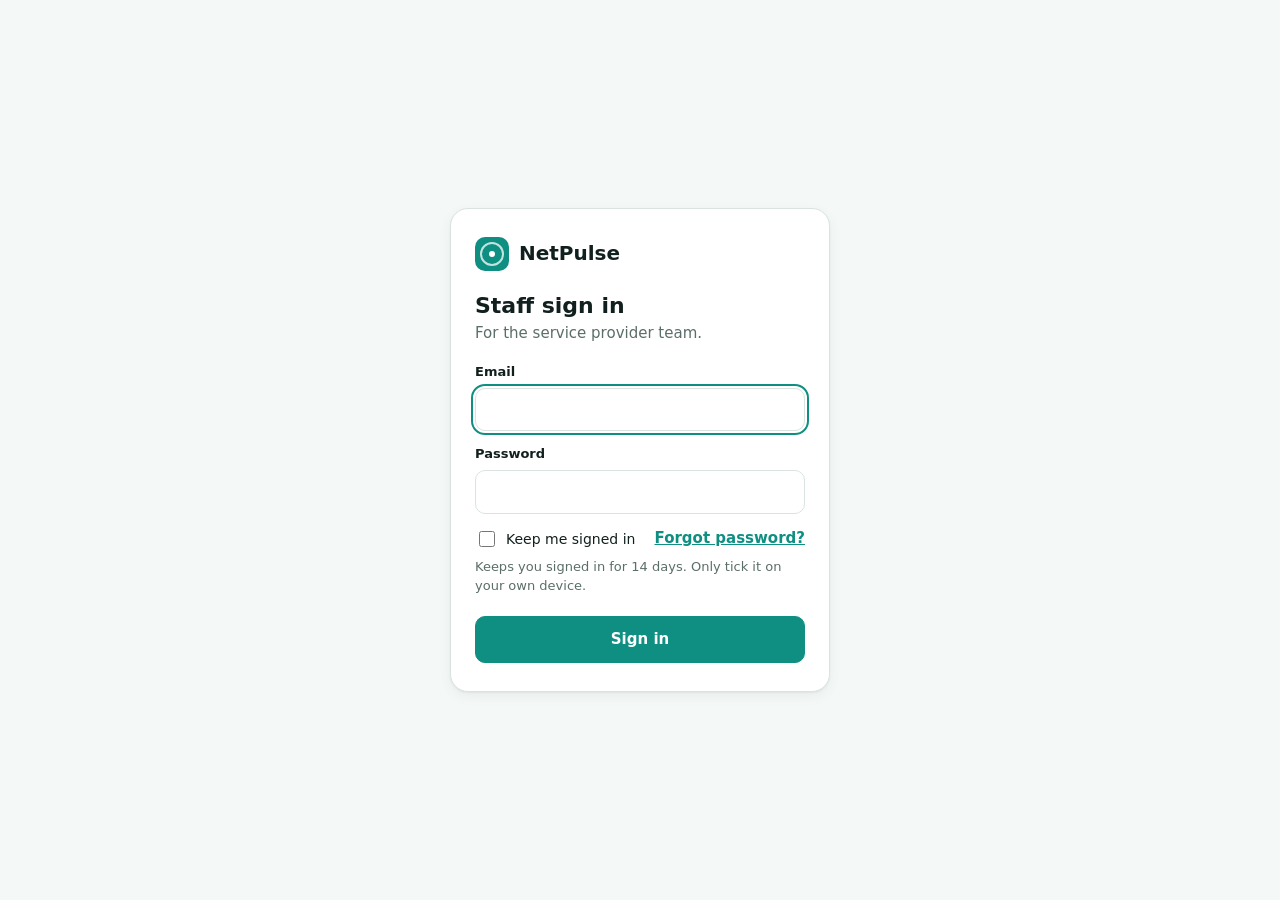
<file: API Server/staff_portal/index.html>
<!doctype html>
<html lang="en">
<head>
  <meta charset="utf-8">
  <meta name="viewport" content="width=device-width, initial-scale=1">
  <meta name="color-scheme" content="light dark">
  <title>NetPulse Staff</title>
  <link rel="icon" href="data:,">
  <link rel="stylesheet" href="style.css">
</head>
<body>
  <div id="app"></div>
  <noscript>The staff dashboard needs JavaScript.</noscript>
  <script src="ops.js"></script>
  <script src="app.js"></script>
</body>
</html>
</file>
<file: API Server/staff_portal/style.css>
:root {
  --bg: #f4f8f7;
  --surface: #ffffff;
  --surface-2: #eef4f2;
  --text: #11201e;
  --muted: #5b6e6a;
  --line: #d9e4e1;
  --brand: #0f8f82;
  --brand-ink: #ffffff;
  --brand-soft: #dcf2ee;
  --good: #15803d;
  --good-soft: #def5e6;
  --warn: #b45309;
  --warn-soft: #fdeed7;
  --bad: #b42318;
  --bad-soft: #fde4e1;
  --shadow: 0 1px 2px rgba(10, 40, 36, .06), 0 4px 14px rgba(10, 40, 36, .05);
  --radius: 14px;
}
@media (prefers-color-scheme: dark) {
  :root {
    --bg: #07100f;
    --surface: #0e1a18;
    --surface-2: #14241f;
    --text: #e6f1ee;
    --muted: #8fa5a0;
    --line: #223632;
    --brand: #2bb5a5;
    --brand-ink: #04201c;
    --brand-soft: #123b36;
    --good: #5fd08a;
    --good-soft: #12301f;
    --warn: #f0b05a;
    --warn-soft: #3a2a10;
    --bad: #ff8b7d;
    --bad-soft: #3d1713;
    --shadow: none;
  }
}
* { box-sizing: border-box; }
html { -webkit-text-size-adjust: 100%; }
body {
  margin: 0;
  background: var(--bg);
  color: var(--text);
  font: 15px/1.45 system-ui, -apple-system, "Segoe UI", Roboto, sans-serif;
}
button, input, select, textarea { font: inherit; color: inherit; }
h1, h2, h3 { margin: 0; line-height: 1.2; }
.hidden { display: none !important; }

/* ---------- sign in ---------- */
.login-wrap { min-height: 100vh; display: grid; place-items: center; padding: 24px 16px; }
.login-card {
  width: 100%; max-width: 380px; background: var(--surface); border: 1px solid var(--line);
  border-radius: 18px; padding: 28px 24px; box-shadow: var(--shadow);
}
.brand { display: flex; align-items: center; gap: 10px; font-weight: 800; font-size: 20px; }
.brand-mark {
  width: 34px; height: 34px; border-radius: 10px; background: var(--brand); display: grid; place-items: center;
}
.brand-mark::before, .brand-mark::after { content: ""; grid-area: 1 / 1; border-radius: 50%; }
.brand-mark::before { width: 20px; height: 20px; border: 2px solid rgba(255, 255, 255, .75); }
.brand-mark::after { width: 6px; height: 6px; background: #fff; }
.login-card h1 { font-size: 22px; margin: 22px 0 4px; }
.login-card p { margin: 0 0 18px; color: var(--muted); }

/* ---------- forms and buttons ---------- */
label { display: block; font-weight: 600; font-size: 13px; margin: 14px 0 6px; }
input, select, textarea {
  width: 100%; padding: 10px 12px; border: 1px solid var(--line); border-radius: 10px; background: var(--surface);
}
textarea { resize: vertical; min-height: 64px; }
input:focus-visible, select:focus-visible, textarea:focus-visible, button:focus-visible, a:focus-visible {
  outline: 2px solid var(--brand); outline-offset: 2px;
}
.btn {
  display: inline-flex; align-items: center; justify-content: center; gap: 6px; border: 1px solid var(--line);
  background: var(--surface); padding: 9px 16px; border-radius: 10px; font-weight: 600; cursor: pointer;
}
.btn:hover { background: var(--surface-2); }
.btn:disabled { opacity: .55; cursor: default; }
.btn.primary { background: var(--brand); border-color: var(--brand); color: var(--brand-ink); }
.btn.primary:hover { filter: brightness(1.06); }
.btn.danger { color: var(--bad); border-color: var(--bad); }
.btn.danger.solid { background: var(--bad); color: #fff; }
.btn.small { padding: 5px 10px; font-size: 13px; }
.btn.block { width: 100%; margin-top: 20px; padding: 12px; }
.error { color: var(--bad); background: var(--bad-soft); padding: 10px 12px; border-radius: 10px; margin-top: 14px; }

/* ---------- layout ---------- */
.topbar {
  position: sticky; top: 0; z-index: 5; background: var(--surface); border-bottom: 1px solid var(--line);
}
.topbar-inner {
  max-width: 1040px; margin: 0 auto; padding: 10px 16px; display: flex; align-items: center; gap: 16px;
  flex-wrap: wrap;
}
.nav { display: flex; gap: 4px; flex: 1; flex-wrap: wrap; }
.nav button {
  border: 0; background: none; padding: 8px 12px; border-radius: 10px; font-weight: 600; color: var(--muted);
  cursor: pointer; display: inline-flex; align-items: center; gap: 8px;
}
.nav button:hover { background: var(--surface-2); }
.nav button.active { background: var(--brand-soft); color: var(--text); }
.badge {
  background: var(--brand); color: var(--brand-ink); border-radius: 999px; padding: 1px 8px; font-size: 12px;
  font-weight: 700; min-width: 20px; text-align: center;
}
.who { display: flex; align-items: center; gap: 10px; color: var(--muted); font-size: 13px; }
.who strong { color: var(--text); }
main { max-width: 1040px; margin: 0 auto; padding: 20px 16px 60px; }
.page-title { display: flex; align-items: baseline; justify-content: space-between; gap: 12px; margin-bottom: 14px; flex-wrap: wrap; }
.page-title h2 { font-size: 22px; }
.muted { color: var(--muted); }
.seg { display: inline-flex; background: var(--surface-2); border-radius: 12px; padding: 3px; gap: 2px; flex-wrap: wrap; }
.seg button {
  border: 0; background: none; padding: 7px 14px; border-radius: 9px; font-weight: 600; color: var(--muted); cursor: pointer;
}
.seg button.active { background: var(--surface); color: var(--text); box-shadow: var(--shadow); }

/* ---------- request cards ---------- */
.card {
  background: var(--surface); border: 1px solid var(--line); border-radius: var(--radius); padding: 16px;
  margin-bottom: 14px; box-shadow: var(--shadow);
}
.card-head { display: flex; justify-content: space-between; gap: 12px; flex-wrap: wrap; align-items: baseline; }
.card-head h3 { font-size: 17px; }
.cols { display: grid; grid-template-columns: 1fr 1fr; gap: 12px; margin: 14px 0; }
@media (max-width: 640px) { .cols { grid-template-columns: 1fr; } }
.box { background: var(--surface-2); border-radius: 12px; padding: 12px 14px; }
.box h4 { margin: 0 0 8px; font-size: 12px; letter-spacing: .05em; text-transform: uppercase; color: var(--muted); }
.row { display: flex; justify-content: space-between; gap: 12px; padding: 3px 0; }
.row span:first-child { color: var(--muted); flex: none; }
.row span:last-child { text-align: right; overflow-wrap: anywhere; }
.chips { display: flex; flex-wrap: wrap; gap: 8px; margin-bottom: 12px; }
.chip { padding: 4px 10px; border-radius: 999px; font-size: 13px; font-weight: 600; }
.chip.good { background: var(--good-soft); color: var(--good); }
.chip.warn { background: var(--warn-soft); color: var(--warn); }
.chip.bad { background: var(--bad-soft); color: var(--bad); }
.actions { display: flex; gap: 10px; flex-wrap: wrap; align-items: center; }
.decline-form { margin-top: 12px; }
.decided { color: var(--muted); font-size: 13px; margin-top: 4px; }
.empty { text-align: center; color: var(--muted); padding: 48px 16px; background: var(--surface); border: 1px dashed var(--line); border-radius: var(--radius); }

/* ---------- tables ---------- */
.table-wrap { background: var(--surface); border: 1px solid var(--line); border-radius: var(--radius); overflow-x: auto; }
table { width: 100%; border-collapse: collapse; min-width: 560px; }
th, td { text-align: left; padding: 11px 14px; border-bottom: 1px solid var(--line); vertical-align: middle; }
th { font-size: 12px; letter-spacing: .05em; text-transform: uppercase; color: var(--muted); }
tr:last-child td { border-bottom: 0; }
.panel { background: var(--surface); border: 1px solid var(--line); border-radius: var(--radius); padding: 16px; margin-bottom: 16px; max-width: 520px; }
.panel h3 { font-size: 16px; margin-bottom: 4px; }
.form-grid { display: grid; grid-template-columns: 1fr 1fr; gap: 0 12px; }
@media (max-width: 520px) { .form-grid { grid-template-columns: 1fr; } }
.inline { display: flex; gap: 8px; align-items: center; flex-wrap: wrap; }
.inline input { width: 190px; }

/* ---------- toast ---------- */
#toast {
  position: fixed; left: 50%; bottom: 20px; transform: translateX(-50%); background: var(--text); color: var(--bg);
  padding: 10px 16px; border-radius: 12px; font-weight: 600; opacity: 0; pointer-events: none; transition: opacity .2s;
  max-width: calc(100% - 32px); z-index: 20;
}
#toast.show { opacity: 1; }

/* spacing helpers (inline style attributes are blocked by the page's security policy) */
.mt-s { margin-top: 10px; }
.mt-m { margin-top: 16px; }
.flush { margin: 0; }
.hint { margin: 6px 0 0; font-size: 13px; }

@media (max-width: 640px) {
  .topbar-inner { flex-wrap: wrap; row-gap: 8px; }
  .nav { order: 3; width: 100%; display: flex; flex-wrap: nowrap; gap: 4px; overflow-x: auto; }
  .nav button { white-space: nowrap; }
}

/* ---------- customers, issues, billing ---------- */
.search { margin-bottom: 14px; }
.search input { width: 100%; }
tr.click { cursor: pointer; }
tr.click:hover td { background: var(--surface-2); }
.link-btn { border: 0; background: none; padding: 0; font: inherit; font-weight: 700; color: var(--brand); cursor: pointer; text-decoration: underline; }
.span2 { grid-column: 1 / -1; }
.action-panel { max-width: 640px; }
.preview { grid-column: 1 / -1; margin: 8px 0 0; font-weight: 600; min-height: 1.2em; }
.card h3 { margin-bottom: 10px; }
.login-row { display: flex; justify-content: space-between; align-items: center; gap: 12px; flex-wrap: wrap; padding: 8px 0; border-bottom: 1px solid var(--line); }
.login-row:last-child { border-bottom: 0; }
.table-wrap.flat { border: 0; border-radius: 0; background: none; }
table.compact { min-width: 480px; }
table.compact th, table.compact td { padding: 8px 10px; }
.message { white-space: pre-wrap; overflow-wrap: anywhere; background: var(--surface-2); border-radius: 12px; padding: 12px 14px; margin: 0 0 14px; }
.chips.flush { margin: 0; }
.page-title .inline input { width: auto; }

@media (max-width: 640px) {
  table.compact { min-width: 0; }
  table.compact th, table.compact td { padding: 6px 6px; font-size: 13px; overflow-wrap: anywhere; }
  .table-wrap.flat { overflow-x: visible; }
}

/* tidy action forms: no reserved blank line for the preview, even spacing between fields */
.preview { min-height: 0; margin: 4px 0 0; }
.preview:empty { display: none; }
.action-panel .form-grid { row-gap: 12px; margin-bottom: 14px; }
.action-panel label { margin-top: 0; }
.action-panel p.flush { margin: 0 0 12px; }

/* the new-balance preview lives on the label line, so typing never moves the form */
.label-row { display: flex; justify-content: space-between; align-items: baseline; gap: 8px; }
.label-row label { margin-bottom: 6px; }
.label-row .preview { grid-column: auto; margin: 0; font-size: 13px; font-weight: 600; color: var(--brand); white-space: nowrap; }
.label-row .preview:empty { display: block; }

/* the action form lives inside the Actions card, under the buttons, instead of floating as a second card */
.card .action-panel { background: none; border: 0; border-top: 1px solid var(--line); border-radius: 0; box-shadow: none; padding: 16px 0 0; margin: 16px 0 0; max-width: 640px; }
.card .action-panel h3 { margin-bottom: 4px; }

/* Actions card: everything centred; the field labels stay left-aligned so the form is still easy to read */
.actions-card > h3 { text-align: center; }
.actions-card > .actions { justify-content: center; }
.actions-card > .muted { text-align: center; }
.card.actions-card .action-panel { margin: 16px auto 0; }
.actions-card .action-panel > h3, .actions-card .action-panel > p { text-align: center; }
.actions-card .action-panel > .actions { justify-content: center; }

/* password pop-up */
.modal-backdrop { position: fixed; inset: 0; z-index: 100; display: grid; place-items: center; padding: 16px; background: rgba(0, 0, 0, .55); }
.modal { width: min(420px, 100%); max-height: 100%; overflow-y: auto; background: var(--surface); color: var(--text); border: 1px solid var(--line); border-radius: var(--radius); box-shadow: 0 20px 60px rgba(0, 0, 0, .35); padding: 20px; }
.modal h3 { font-size: 17px; margin: 0 0 8px; }
.modal-detail { margin: 0 0 6px; padding: 10px 12px; background: var(--surface-2); border-radius: 10px; font-weight: 600; overflow-wrap: anywhere; }
.modal .hint { margin: 8px 0 0; }
.modal .error { margin-top: 12px; }
.modal-actions { justify-content: flex-end; }

/* sign-in extras */
.login-extras { display: flex; justify-content: space-between; align-items: center; gap: 12px; flex-wrap: wrap; margin-top: 14px; }
.login-extras.center { justify-content: center; gap: 20px; }
label.check { display: inline-flex; align-items: center; gap: 8px; margin: 0; font-weight: 500; font-size: 14px; cursor: pointer; }
label.check input { width: 16px; height: 16px; padding: 0; accent-color: var(--brand); }
.login-card .hint { margin: 8px 0 0; font-size: 13px; }
.login-card .btn.block + .btn.block { margin-top: 10px; }
.notice { background: var(--good-soft); color: var(--good); padding: 10px 12px; border-radius: 10px; margin: 0 0 14px; font-weight: 600; }

/* ---------- overview ---------- */
.tiles-title { font-size: 13px; letter-spacing: .05em; text-transform: uppercase; color: var(--muted); margin: 20px 0 10px; }
.tiles { display: grid; grid-template-columns: repeat(auto-fit, minmax(210px, 1fr)); gap: 12px; }
.tile {
  display: flex; flex-direction: column; gap: 4px; text-align: left; font: inherit; color: inherit;
  background: var(--surface); border: 1px solid var(--line); border-radius: var(--radius); padding: 16px; box-shadow: var(--shadow);
}
.tile.click { cursor: pointer; }
.tile.click:hover { border-color: var(--brand); }
.tile-label { color: var(--muted); font-size: 13px; font-weight: 600; }
.tile-value { font-size: 28px; font-weight: 800; line-height: 1.15; overflow-wrap: anywhere; }
.tile-sub { color: var(--muted); font-size: 13px; }
.tile.alert { border-color: var(--warn); background: var(--warn-soft); }
.tile.alert .tile-value { color: var(--warn); }
.tile.calm .tile-value { color: var(--good); }
.feed-row { display: flex; justify-content: space-between; gap: 12px; padding: 9px 0; border-bottom: 1px solid var(--line); flex-wrap: wrap; }
.feed-row:last-child { border-bottom: 0; }
.feed-meta { font-size: 13px; white-space: nowrap; }

/* six tabs now: keep them on one row on normal screens, and keep account links on one line */
.nav button { padding: 8px 10px; }
.nav { gap: 2px; }
.link-btn { text-align: left; white-space: nowrap; }
table.compact td strong { white-space: nowrap; }

/* ---------- activity ---------- */
.filters { display: grid; grid-template-columns: repeat(auto-fit, minmax(150px, 1fr)); gap: 10px; align-items: end; margin-bottom: 14px; }
.filters input[type=search] { grid-column: span 2; }
.date-field { display: flex; flex-direction: column; gap: 4px; margin: 0; font-size: 12px; font-weight: 600; color: var(--muted); }
.nowrap { white-space: nowrap; }
.more-row { display: flex; justify-content: space-between; align-items: center; gap: 12px; margin-top: 12px; }
@media (max-width: 640px) { .filters input[type=search] { grid-column: 1 / -1; } }

.filters { grid-template-columns: repeat(auto-fit, minmax(130px, 1fr)); }
@media (max-width: 640px) { .nowrap { white-space: normal; } }

/* sortable table headers */
.sort-btn { all: unset; cursor: pointer; font: inherit; letter-spacing: inherit; text-transform: inherit; color: inherit; border-radius: 6px; padding: 2px 4px; margin: -2px -4px; }
.sort-btn:hover { color: var(--text); }
.sort-btn:focus-visible { outline: 2px solid var(--brand); outline-offset: 2px; }
.sort-btn.on { color: var(--text); }
</file>
